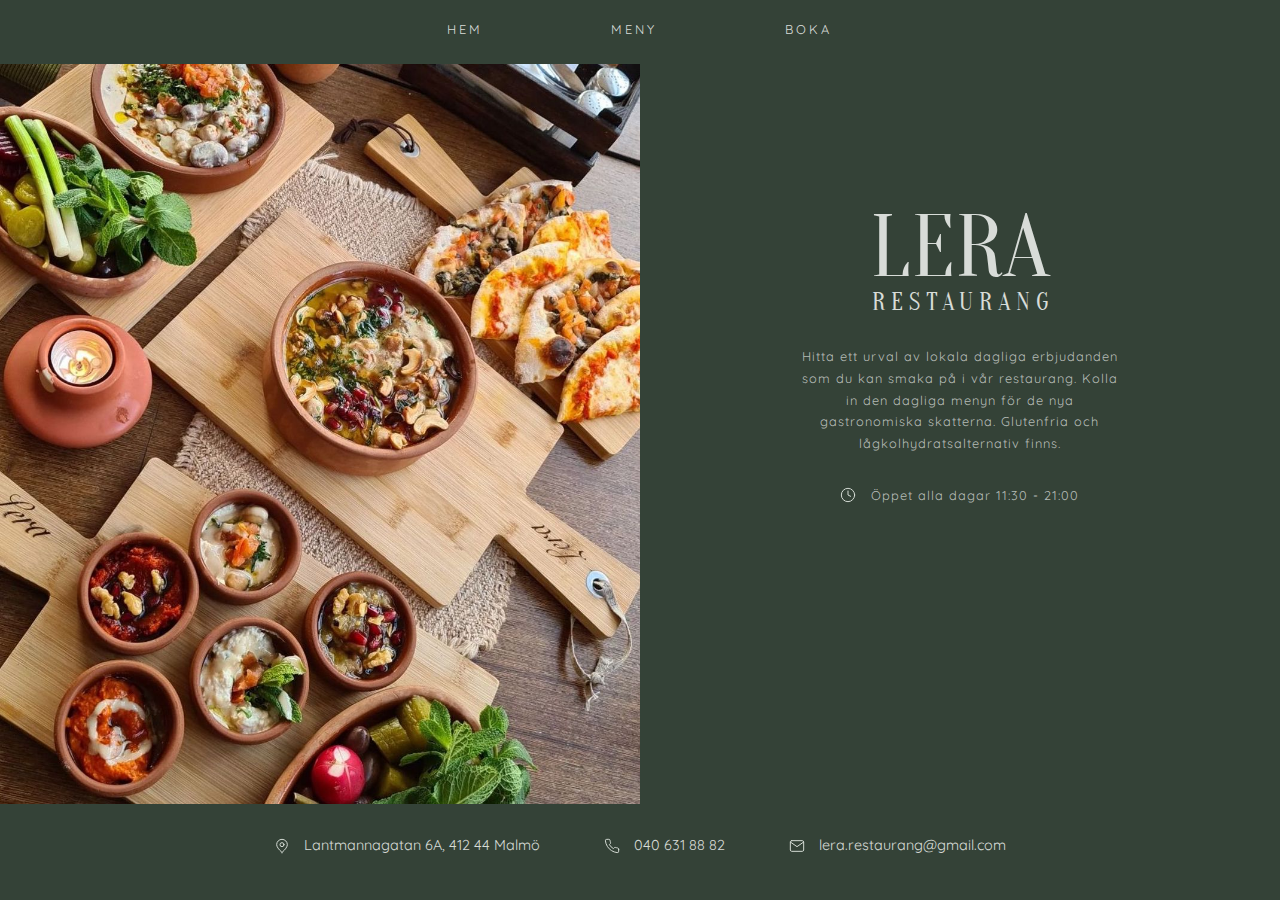
<file: index.html>
<!DOCTYPE html>
<html lang="en">

<head>
    <meta charset="UTF-8" />
    <meta http-equiv="X-UA-Compatible" content="IE=edge" />
    <meta name="viewport" content="width=device-width, initial-scale=1.0" />
    <link rel="preconnect" href="https://fonts.googleapis.com">
    <link rel="preconnect" href="https://fonts.gstatic.com" crossorigin>
    <link href="https://fonts.googleapis.com/css2?family=Oranienbaum&display=swap" rel="stylesheet">
    <link rel="preconnect" href="https://fonts.googleapis.com">
    <link rel="preconnect" href="https://fonts.gstatic.com" crossorigin>
    <link href="https://fonts.googleapis.com/css2?family=Quicksand:wght@300&display=swap" rel="stylesheet">
    <link rel="stylesheet" href="css/style.css" />
    <title>Restaurang Lera</title>
</head>

<body>
    <main>
        <header>
            <nav>
                <ul>
                    <li><a href="index.html">Hem</a></li>
                    <li><a href="undersidor/meny.html">Meny</a></li>
                    <li><a href="undersidor/boka.html">Boka</a></li>
                </ul>
            </nav>
        </header>

        <img class="sideimage" src="images/lerarestaurang1.jpeg" alt="Bild på mat i flera skålar" />

        <section class="aside">
            <h1>Lera</h1>
            <h2>Restaurang</h2>
            <p>
                Hitta ett urval av lokala dagliga erbjudanden som du kan smaka på i vår restaurang. Kolla in den dagliga
                menyn för de nya gastronomiska skatterna. Glutenfria och lågkolhydratsalternativ finns.
            </p>
            <p><svg xmlns="http://www.w3.org/2000/svg" width="16" height="16" viewBox="0 0 24 24" fill="none" stroke="#d4dbd4" stroke-width="1.5" stroke-linecap="round" stroke-linejoin="round">
                <circle cx="12" cy="12" r="10"></circle>
                <polyline points="12 6 12 12 16 14"></polyline>
                </svg> Öppet alla dagar 11:30 - 21:00</p>
            </section>

        <footer>
            <ul>
                <li><svg xmlns="http://www.w3.org/2000/svg" width="16" height="16" viewBox="0 0 24 24" fill="none" stroke="#d4dbd4" stroke-width="1.5" stroke-linecap="round" stroke-linejoin="round">
                    <circle cx="12" cy="10" r="3" />
                    <path d="M12 21.7C17.3 17 20 13 20 10a8 8 0 1 0-16 0c0 3 2.7 6.9 8 11.7z" />
                    </svg> Lantmannagatan 6A, 412 44 Malmö</li>
                <li><svg xmlns="http://www.w3.org/2000/svg" width="16" height="16" viewBox="0 0 24 24" fill="none" stroke="#d4dbd4" stroke-width="1.5" stroke-linecap="round" stroke-linejoin="round">
                    <path d="M22 16.92v3a2 2 0 0 1-2.18 2 19.79 19.79 0 0 1-8.63-3.07 19.5 19.5 0 0 1-6-6 19.79 19.79 0 0 1-3.07-8.67A2 2 0 0 1 4.11 2h3a2 2 0 0 1 2 1.72 12.84 12.84 0 0 0 .7 2.81 2 2 0 0 1-.45 2.11L8.09 9.91a16 16 0 0 0 6 6l1.27-1.27a2 2 0 0 1 2.11-.45 12.84 12.84 0 0 0 2.81.7A2 2 0 0 1 22 16.92z">
                    </path>
                    </svg> 040 631 88 82</li>
                <li><svg xmlns="http://www.w3.org/2000/svg" width="16" height="16" viewBox="0 0 24 24" fill="none" stroke="#d4dbd4" stroke-width="1.5" stroke-linecap="round" stroke-linejoin="round">
                    <path d="M4 4h16c1.1 0 2 .9 2 2v12c0 1.1-.9 2-2 2H4c-1.1 0-2-.9-2-2V6c0-1.1.9-2 2-2z"></path>
                    <polyline points="22,6 12,13 2,6"></polyline>
                    </svg> lera.restaurang@gmail.com</li>
            </ul>
        </footer>
    </main>
</body>

</html>
</file>
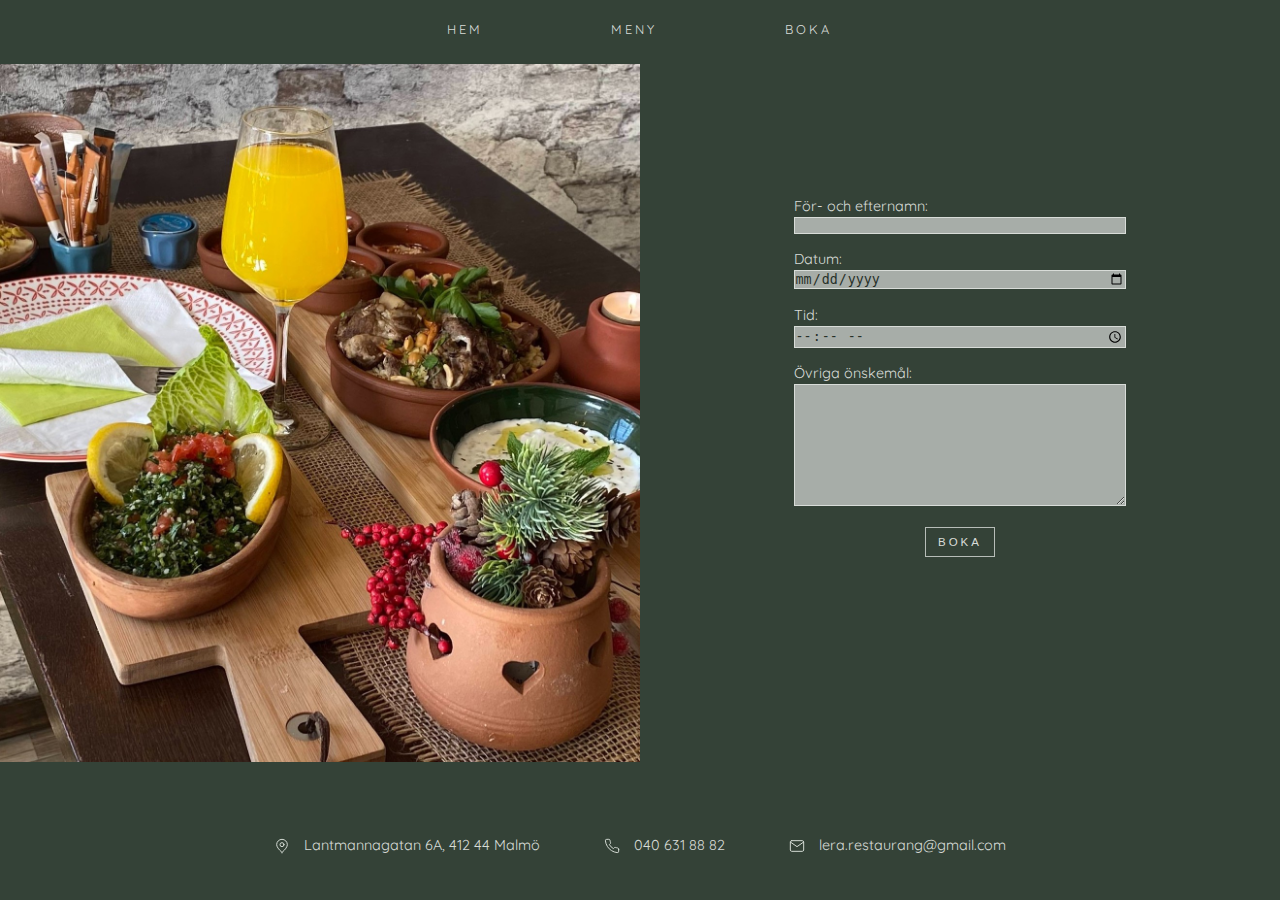
<file: undersidor/boka.html>
<!DOCTYPE html>
<html lang="en">

<head>
    <meta charset="UTF-8">
    <meta http-equiv="X-UA-Compatible" content="IE=edge">
    <meta name="viewport" content="width=device-width, initial-scale=1.0">
    <link rel="preconnect" href="https://fonts.googleapis.com">
    <link rel="preconnect" href="https://fonts.gstatic.com" crossorigin>
    <link href="https://fonts.googleapis.com/css2?family=Oranienbaum&display=swap" rel="stylesheet">
    <link rel="preconnect" href="https://fonts.googleapis.com">
    <link rel="preconnect" href="https://fonts.gstatic.com" crossorigin>
    <link href="https://fonts.googleapis.com/css2?family=Quicksand:wght@300&display=swap" rel="stylesheet">
    <link rel="stylesheet" href="../css/style.css">
    <title>Boka bord</title>
</head>

<body>
    <main>
        <header>
            <nav>
                <ul>
                    <li><a href="../index.html">Hem</a></li>
                    <li><a href="meny.html">Meny</a></li>
                    <li><a href="boka.html">Boka</a></li>
                </ul>
            </nav>
        </header>

        <img class="sideimage" src="../images/lerarestaurang.jpeg" alt="Bild på dukning och mat">

        <section class="aside">
            <form>
                <label for="namn">För- och efternamn: </label>
                <input type="text" id="namn">
                <label for="datum">Datum: </label>
                <input type="date" id="datum" min="2022-09-15">
                <label for="tid">Tid: </label>
                <input type="time" id="tid" min="11:30" max="20:30">
                <label for="ovrigt">Övriga önskemål: </label>
                <textarea id="ovrigt" cols="35" rows="8"></textarea>
                <button type="submit">Boka</button>
            </form>
        </section>

        <footer>
            <ul>
                <li><svg xmlns="http://www.w3.org/2000/svg" width="16" height="16" viewBox="0 0 24 24" fill="none" stroke="#d4dbd4" stroke-width="1.5" stroke-linecap="round" stroke-linejoin="round">
                    <circle cx="12" cy="10" r="3" />
                    <path d="M12 21.7C17.3 17 20 13 20 10a8 8 0 1 0-16 0c0 3 2.7 6.9 8 11.7z" />
                    </svg> Lantmannagatan 6A, 412 44 Malmö</li>
                <li><svg xmlns="http://www.w3.org/2000/svg" width="16" height="16" viewBox="0 0 24 24" fill="none" stroke="#d4dbd4" stroke-width="1.5" stroke-linecap="round" stroke-linejoin="round">
                    <path d="M22 16.92v3a2 2 0 0 1-2.18 2 19.79 19.79 0 0 1-8.63-3.07 19.5 19.5 0 0 1-6-6 19.79 19.79 0 0 1-3.07-8.67A2 2 0 0 1 4.11 2h3a2 2 0 0 1 2 1.72 12.84 12.84 0 0 0 .7 2.81 2 2 0 0 1-.45 2.11L8.09 9.91a16 16 0 0 0 6 6l1.27-1.27a2 2 0 0 1 2.11-.45 12.84 12.84 0 0 0 2.81.7A2 2 0 0 1 22 16.92z">
                    </path>
                    </svg> 040 631 88 82</li>
                <li><svg xmlns="http://www.w3.org/2000/svg" width="16" height="16" viewBox="0 0 24 24" fill="none" stroke="#d4dbd4" stroke-width="1.5" stroke-linecap="round" stroke-linejoin="round">
                    <path d="M4 4h16c1.1 0 2 .9 2 2v12c0 1.1-.9 2-2 2H4c-1.1 0-2-.9-2-2V6c0-1.1.9-2 2-2z"></path>
                    <polyline points="22,6 12,13 2,6"></polyline>
                    </svg> lera.restaurang@gmail.com</li>
            </ul>
        </footer>
    </main>


</body>

</html>
</file>
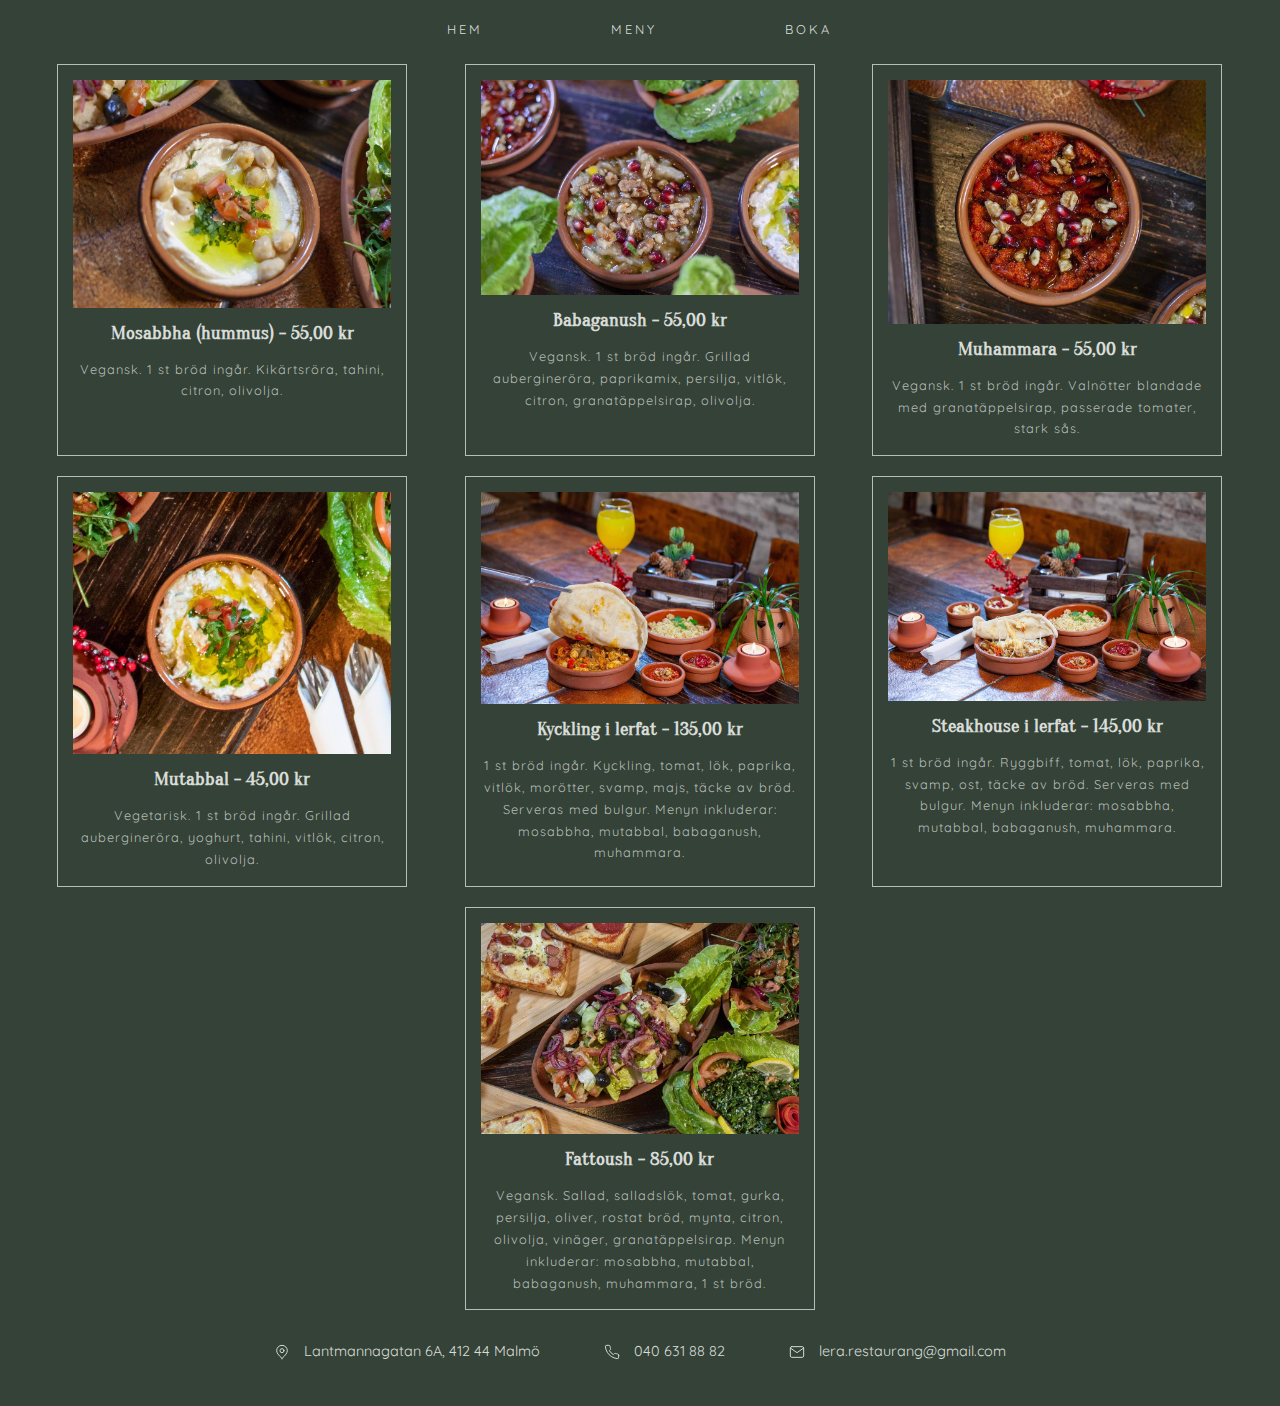
<file: undersidor/meny.html>
<!DOCTYPE html>
<html lang="en">

<head>
    <meta charset="UTF-8">
    <meta http-equiv="X-UA-Compatible" content="IE=edge">
    <meta name="viewport" content="width=device-width, initial-scale=1.0">
    <link rel="preconnect" href="https://fonts.googleapis.com">
    <link rel="preconnect" href="https://fonts.gstatic.com" crossorigin>
    <link href="https://fonts.googleapis.com/css2?family=Oranienbaum&display=swap" rel="stylesheet">
    <link rel="preconnect" href="https://fonts.googleapis.com">
    <link rel="preconnect" href="https://fonts.gstatic.com" crossorigin>
    <link href="https://fonts.googleapis.com/css2?family=Quicksand:wght@300&display=swap" rel="stylesheet">
    <link rel="stylesheet" href="../css/style.css">
    <title>Meny</title>
</head>

<body>
    <main>
        <header>
            <nav>
                <ul>
                    <li><a href="../index.html">Hem</a></li>
                    <li><a href="meny.html">Meny</a></li>
                    <li><a href="boka.html">Boka</a></li>
                </ul>
            </nav>
        </header>

        <section class="menu">
            <div><img src="../images/mosabbha.jpg" alt="Skål med mosabbha (hummus)">
                <h3>Mosabbha (hummus) - 55,00 kr</h3>
                <p>Vegansk. 1 st bröd ingår. Kikärtsröra, tahini, citron, olivolja.</p>
            </div>
            <div><img src="../images/babaganush.jpg" alt="Skål med babaganush">
                <h3>Babaganush - 55,00 kr</h3>
                <p>Vegansk. 1 st bröd ingår. Grillad aubergineröra, paprikamix, persilja, vitlök, citron, granatäppelsirap, olivolja.</p>
            </div>
            <div><img src="../images/muhammara.jpg" alt="Skål med muhammara">
                <h3>Muhammara - 55,00 kr</h3>
                <p>Vegansk. 1 st bröd ingår. Valnötter blandade med granatäppelsirap, passerade tomater, stark sås.</p>
            </div>
            <div><img src="../images/mutabbal.jpg" alt="Skål med mutabbal">
                <h3>Mutabbal - 45,00 kr</h3>
                <p>Vegetarisk. 1 st bröd ingår. Grillad aubergineröra, yoghurt, tahini, vitlök, citron, olivolja. </p>
            </div>
            <div><img src="../images/kycklingilerfat.jpg" alt="Flera skålar med kyckling, bulgur, bröd och såser">
                <h3>Kyckling i lerfat - 135,00 kr</h3>
                <p>1 st bröd ingår. Kyckling, tomat, lök, paprika, vitlök, morötter, svamp, majs, täcke av bröd. Serveras med bulgur. Menyn inkluderar: mosabbha, mutabbal, babaganush, muhammara.</p>
            </div>
            <div><img src="../images/steakhouseilerfat.jpg" alt="Flera skålar med ryggbiff, bulgur, bröd och såser">
                <h3>Steakhouse i lerfat - 145,00 kr</h3>
                <p>1 st bröd ingår. Ryggbiff, tomat, lök, paprika, svamp, ost, täcke av bröd. Serveras med bulgur. Menyn inkluderar: mosabbha, mutabbal, babaganush, muhammara.</p>
            </div>
            <div><img src="../images/fattoush.jpg" alt="Skål med fattoush">
                <h3>Fattoush - 85,00 kr</h3>
                <p>Vegansk. Sallad, salladslök, tomat, gurka, persilja, oliver, rostat bröd, mynta, citron, olivolja, vinäger, granatäppelsirap. Menyn inkluderar: mosabbha, mutabbal, babaganush, muhammara, 1 st bröd.
                </p>
            </div>
        </section>

        <footer>
            <ul>
                <li><svg xmlns="http://www.w3.org/2000/svg" width="16" height="16" viewBox="0 0 24 24" fill="none" stroke="#d4dbd4" stroke-width="1.5" stroke-linecap="round" stroke-linejoin="round">
                    <circle cx="12" cy="10" r="3" />
                    <path d="M12 21.7C17.3 17 20 13 20 10a8 8 0 1 0-16 0c0 3 2.7 6.9 8 11.7z" />
                    </svg> Lantmannagatan 6A, 412 44 Malmö</li>
                <li><svg xmlns="http://www.w3.org/2000/svg" width="16" height="16" viewBox="0 0 24 24" fill="none" stroke="#d4dbd4" stroke-width="1.5" stroke-linecap="round" stroke-linejoin="round">
                    <path d="M22 16.92v3a2 2 0 0 1-2.18 2 19.79 19.79 0 0 1-8.63-3.07 19.5 19.5 0 0 1-6-6 19.79 19.79 0 0 1-3.07-8.67A2 2 0 0 1 4.11 2h3a2 2 0 0 1 2 1.72 12.84 12.84 0 0 0 .7 2.81 2 2 0 0 1-.45 2.11L8.09 9.91a16 16 0 0 0 6 6l1.27-1.27a2 2 0 0 1 2.11-.45 12.84 12.84 0 0 0 2.81.7A2 2 0 0 1 22 16.92z">
                    </path>
                    </svg> 040 631 88 82</li>
                <li><svg xmlns="http://www.w3.org/2000/svg" width="16" height="16" viewBox="0 0 24 24" fill="none" stroke="#d4dbd4" stroke-width="1.5" stroke-linecap="round" stroke-linejoin="round">
                    <path d="M4 4h16c1.1 0 2 .9 2 2v12c0 1.1-.9 2-2 2H4c-1.1 0-2-.9-2-2V6c0-1.1.9-2 2-2z"></path>
                    <polyline points="22,6 12,13 2,6"></polyline>
                    </svg> lera.restaurang@gmail.com</li>
            </ul>
        </footer>
    </main>


</body>

</html>
</file>
<file: css/style.css>
/* Allmänt: */

* {
    box-sizing: border-box;
    margin: 0;
    padding: 0;
    list-style: none;
}

body {
    font-family: 'Quicksand', sans-serif;
    background-color: rgb(52, 66, 55);
    color: rgb(216, 220, 216);
}

main {
    display: grid;
    grid-template-rows: 4rem 1fr 6rem;
    grid-template-columns: 50% 12% 26% 12%;
    min-height: 100vh;
}

svg {
    margin-right: 10px;
    vertical-align: text-bottom;
}

.sideimage {
    width: 100%;
    grid-row: 2/3;
    grid-column: 1/2;
}

.aside {
    grid-row: 2/3;
    grid-column: 3/4;
    margin-top: 40%;
}

/* Navbar: */

header {
    grid-row: 1/2;
    grid-column: 1/5;
}

nav ul {
    display: flex;
    justify-content: center;
    margin: 1.1rem;
}

nav ul li a:link {
    text-decoration: none;
    text-transform: uppercase;
    letter-spacing: 3px;
    font-size: .8em;
    margin: 4rem;
    color: rgb(216, 220, 216);
}

nav ul li a:visited {
    color: rgb(216, 220, 216);
}

nav ul li a:hover {
    color: #d8dcd8;
    border-bottom: 1px solid rgba(216, 220, 216, 0.8);
    padding-bottom: .3rem;
}

/* Footer: */

footer {
    grid-row: 3/4;
    grid-column: 1/5;
}

footer ul {
    display: flex;
    justify-content: center;
}

footer ul li {
    font-size: .9rem;
    margin: 2rem;
}

/* Förstasidan */

h1 {
    font: 5.5rem 'Oranienbaum', serif;
    text-transform: uppercase;
    text-align: center;
    margin-bottom: -10px;
}

h2 {
    font: 400 1.5rem 'Oranienbaum', serif;
    text-transform: uppercase;
    text-align: center;
    letter-spacing: 6px;
    margin-left: 8px;
}

section p {
    font-size: .8em;
    line-height: 170%;
    text-align: center;
    letter-spacing: 1px;
    margin-top: 30px;
    color: rgba(216, 220, 216, 0.8);
}

/* Meny-sidan */

.menu {
    grid-row: 2/3;
    grid-column: 1/5;
    display: flex;
    flex-wrap: wrap;
    justify-content: space-evenly;
    row-gap: 20px;
}

.menu div img {
    width: 100%;
}

.menu div {
    width: 350px;
    border: 1px solid rgba(216, 220, 216, 0.8);
    padding: 15px;
}

h3 {
    font-family: 'Oranienbaum', serif;
    text-align: center;
    margin: 10px 0 -15px 0;
}

/* Boka bord-sidan: */

form {
    font-size: .9em;
}

input, textarea {
    margin: .5% 0% 5% 0%;
    width: 100%;
    color: rgb(39, 49, 41);
    background-color: rgba(216, 220, 216, 0.7);
    border: 1px solid rgb(216, 220, 216);
}

input:focus, textarea:focus {
    background-color: rgba(216, 220, 216, 0.6);
    outline: none;
}

button {
    display: block;
    text-transform: uppercase;
    letter-spacing: 3px;
    font-size: .8em;
    color: rgb(216, 220, 216);
    background-color: rgb(52, 66, 55);
    border: 1px solid rgba(216, 220, 216, 0.8);
    padding: 8px 12px;
    margin: 0 auto;
}
</file>
